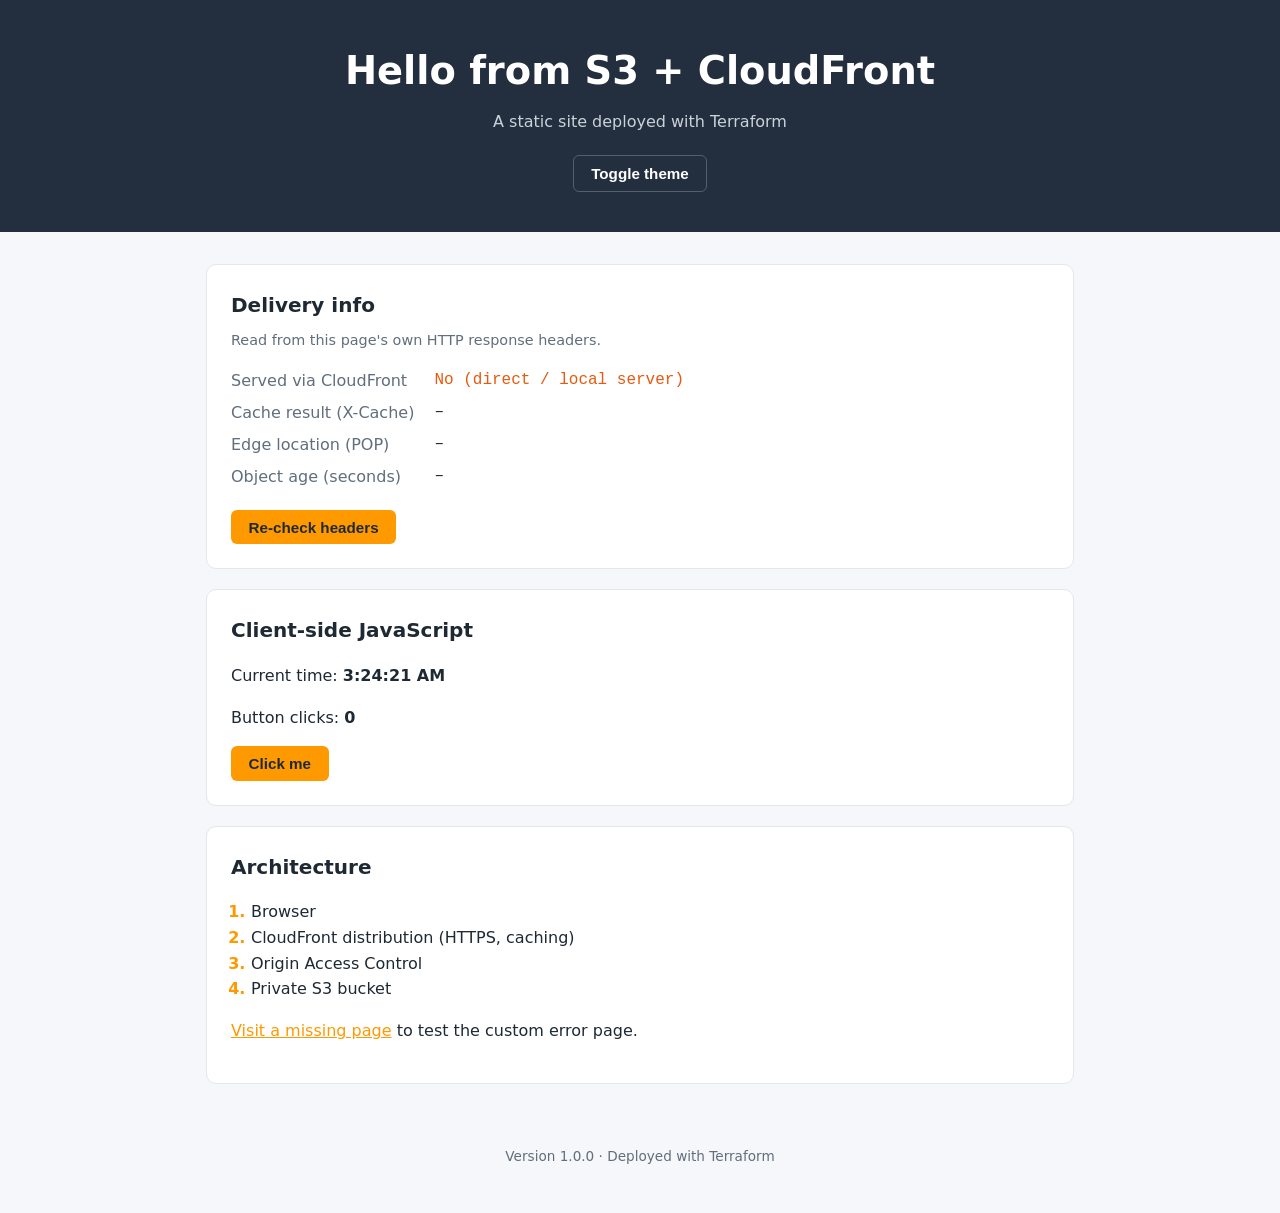
<file: day14/www/index.html>
<!DOCTYPE html>
<html lang="en">
<head>
  <meta charset="UTF-8">
  <meta name="viewport" content="width=device-width, initial-scale=1.0">
  <title>Terraform S3 + CloudFront Demo</title>
  <link rel="stylesheet" href="css/style.css">
</head>
<body>
  <header class="site-header">
    <h1>Hello from S3 + CloudFront</h1>
    <p class="subtitle">A static site deployed with Terraform</p>
    <button id="theme-toggle" class="btn btn-ghost" type="button" aria-label="Toggle dark mode">Toggle theme</button>
  </header>

  <main class="container">
    <section class="card">
      <h2>Delivery info</h2>
      <p class="hint">Read from this page's own HTTP response headers.</p>
      <dl class="info-grid">
        <dt>Served via CloudFront</dt><dd id="cf-status">checking…</dd>
        <dt>Cache result (X-Cache)</dt><dd id="cf-cache">–</dd>
        <dt>Edge location (POP)</dt><dd id="cf-pop">–</dd>
        <dt>Object age (seconds)</dt><dd id="cf-age">–</dd>
      </dl>
      <button id="refresh-info" class="btn" type="button">Re-check headers</button>
    </section>

    <section class="card">
      <h2>Client-side JavaScript</h2>
      <p>Current time: <strong id="clock">--:--:--</strong></p>
      <p>Button clicks: <strong id="counter">0</strong></p>
      <button id="click-btn" class="btn" type="button">Click me</button>
    </section>

    <section class="card">
      <h2>Architecture</h2>
      <ol class="flow">
        <li>Browser</li>
        <li>CloudFront distribution (HTTPS, caching)</li>
        <li>Origin Access Control</li>
        <li>Private S3 bucket</li>
      </ol>
      <p><a href="does-not-exist.html">Visit a missing page</a> to test the custom error page.</p>
    </section>
  </main>

  <footer class="site-footer">
    <p>Version <span id="version">1.0.0</span> · Deployed with Terraform</p>
  </footer>

  <script src="js/script.js"></script>
</body>
</html>
</file>
<file: day14/www/css/style.css>
:root {
  --bg: #f5f7fa;
  --surface: #ffffff;
  --text: #1f2933;
  --muted: #616e7c;
  --accent: #ff9900; /* AWS orange */
  --accent-text: #1f2933;
  --border: #e4e7eb;
  --header-bg: #232f3e; /* AWS squid ink */
  --header-text: #ffffff;
}

body.dark {
  --bg: #0f1419;
  --surface: #1a2129;
  --text: #e4e7eb;
  --muted: #9aa5b1;
  --border: #2d3742;
  --header-bg: #0b0f14;
}

* {
  box-sizing: border-box;
}

body {
  margin: 0;
  font-family: system-ui, -apple-system, "Segoe UI", Roboto, sans-serif;
  background: var(--bg);
  color: var(--text);
  line-height: 1.6;
  transition: background 0.2s, color 0.2s;
}

.site-header {
  background: var(--header-bg);
  color: var(--header-text);
  text-align: center;
  padding: 2.5rem 1rem;
}

.site-header h1 {
  margin: 0;
  font-size: clamp(1.6rem, 4vw, 2.4rem);
}

.subtitle {
  margin: 0.5rem 0 1.25rem;
  color: #cbd2d9;
}

.container {
  max-width: 900px;
  margin: 2rem auto;
  padding: 0 1rem;
  display: grid;
  gap: 1.25rem;
}

.card {
  background: var(--surface);
  border: 1px solid var(--border);
  border-radius: 10px;
  padding: 1.5rem;
}

.card h2 {
  margin-top: 0;
  font-size: 1.25rem;
}

.hint {
  color: var(--muted);
  font-size: 0.9rem;
  margin-top: -0.5rem;
}

.info-grid {
  display: grid;
  grid-template-columns: max-content 1fr;
  gap: 0.4rem 1.25rem;
  margin: 1rem 0 1.25rem;
}

.info-grid dt {
  color: var(--muted);
}

.info-grid dd {
  margin: 0;
  font-family: ui-monospace, "SFMono-Regular", Menlo, monospace;
  word-break: break-all;
}

.ok { color: #2f9e44; }
.warn { color: #e8590c; }

.flow {
  padding-left: 1.25rem;
}

.flow li::marker {
  color: var(--accent);
  font-weight: bold;
}

a {
  color: var(--accent);
}

.btn {
  display: inline-block;
  background: var(--accent);
  color: var(--accent-text);
  border: none;
  border-radius: 6px;
  padding: 0.55rem 1.1rem;
  font-size: 0.95rem;
  font-weight: 600;
  cursor: pointer;
  text-decoration: none;
}

.btn:hover {
  filter: brightness(1.08);
}

.btn-ghost {
  background: transparent;
  color: var(--header-text);
  border: 1px solid #52606d;
}

.site-footer {
  text-align: center;
  color: var(--muted);
  font-size: 0.85rem;
  padding: 1rem 0 2rem;
}

.error-page {
  text-align: center;
  margin-top: 5rem;
}

.error-code {
  font-size: 4rem;
  margin: 0;
  color: var(--accent);
}

@media (max-width: 520px) {
  .info-grid {
    grid-template-columns: 1fr;
  }
  .info-grid dd {
    margin-bottom: 0.5rem;
  }
}
</file>
